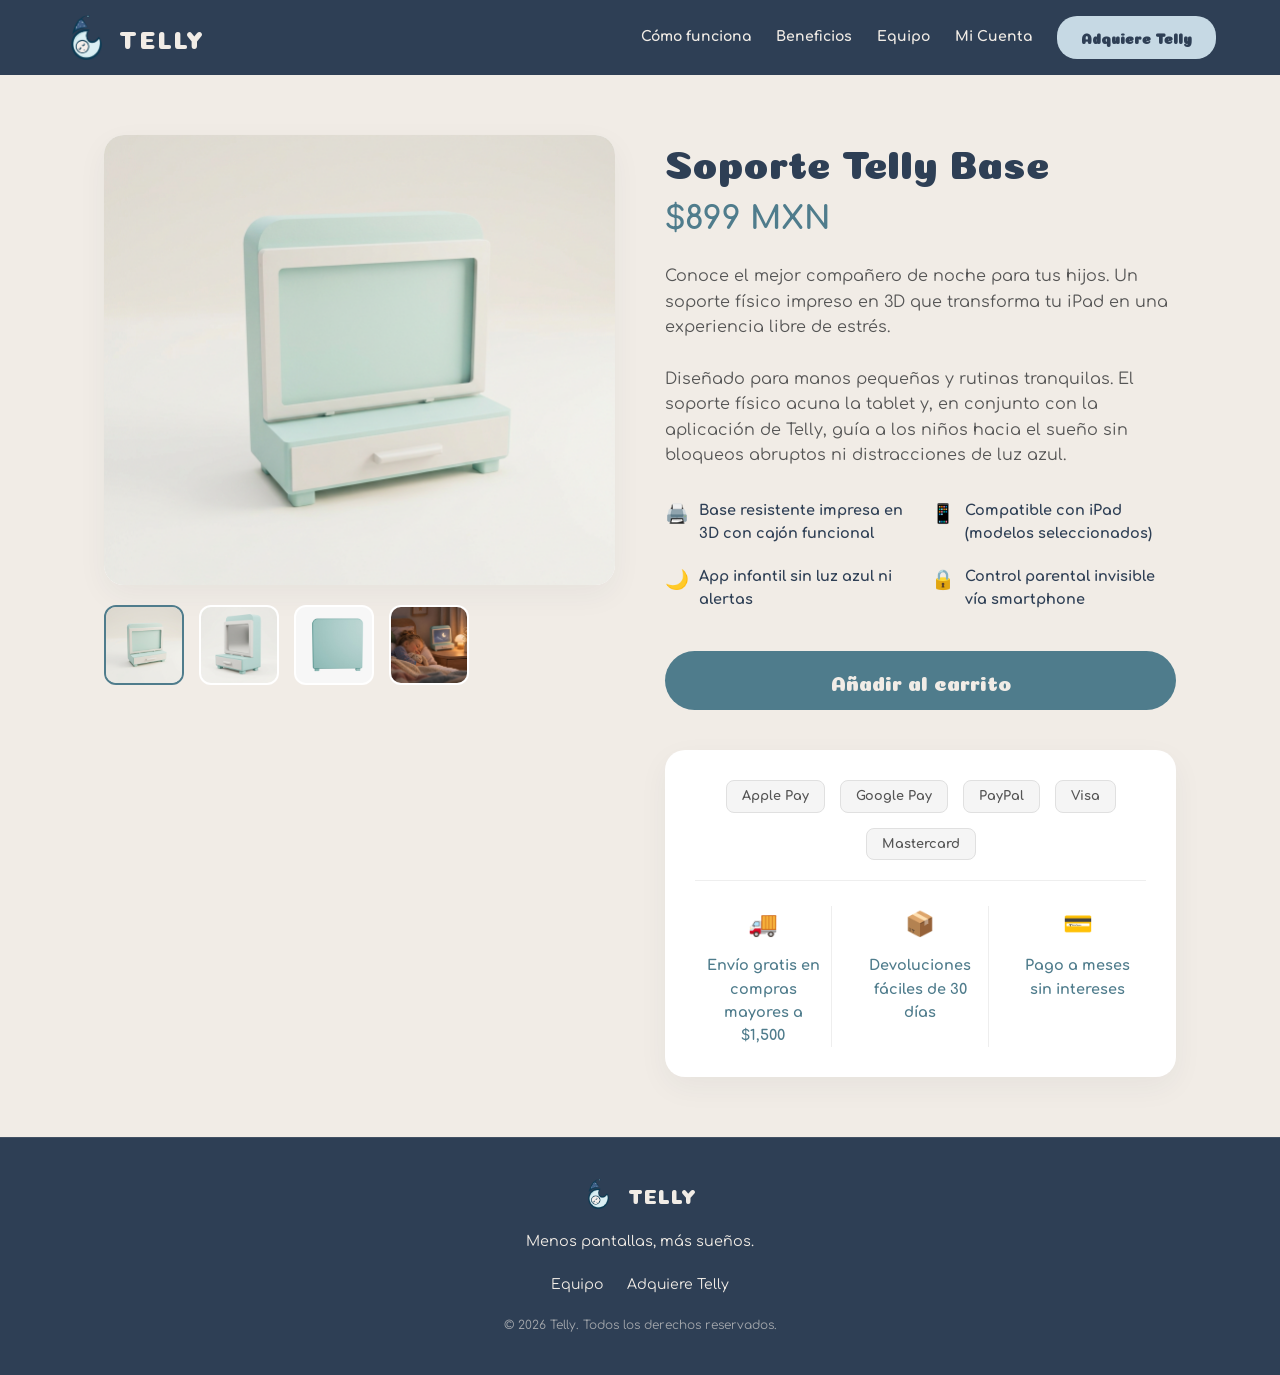
<file: compra.html>
<!DOCTYPE html>
<html lang="es">
<head>
    <meta charset="UTF-8">
    <meta name="viewport" content="width=device-width, initial-scale=1.0">
    <title>Adquiere Telly - Menos pantallas, más sueños</title>
    <link href="https://fonts.googleapis.com/css2?family=Coiny&family=Comfortaa:wght@400;600;700&display=swap" rel="stylesheet">
    <style>
        :root {
            --bg-dark: #2E3F55;
            --accent-blue: #C6D9E4;
            --card-blue: #4F7C8C;
            --text-light: #F1ECE6;
            --font-title: 'Coiny', cursive;
            --font-body: 'Comfortaa', sans-serif;
            --price-color: #E07A5F;
        }

        * { margin: 0; padding: 0; box-sizing: border-box; }
        body { font-family: var(--font-body); background-color: var(--text-light); color: var(--bg-dark); line-height: 1.6; display: flex; flex-direction: column; min-height: 100vh; }
        h1, h2, h3 { font-family: var(--font-title); font-weight: normal; }

        nav { background-color: var(--bg-dark); padding: 15px 5%; display: flex; justify-content: space-between; align-items: center; position: sticky; top: 0; z-index: 100; }
        .logo-container { display: flex; align-items: center; gap: 10px; text-decoration: none; }
        .nav-links { display: flex; align-items: center; }
        .nav-links a { color: var(--text-light); text-decoration: none; margin-left: 25px; font-weight: 700; font-size: 14px; transition: color 0.3s; }
        .nav-links a:hover { color: var(--accent-blue); }
        .btn-nav { background-color: var(--accent-blue); color: var(--bg-dark) !important; padding: 10px 24px; border-radius: 20px; font-family: var(--font-title); font-size: 16px; transition: transform 0.2s; }
        .btn-nav:hover { transform: scale(1.05); }

        .product-section { flex-grow: 1; padding: 60px 5%; max-width: 1200px; margin: 0 auto; width: 100%; }
        .product-container { display: flex; gap: 50px; align-items: flex-start; }
        
        .product-gallery { flex: 1; width: 100%; max-width: 600px; }
        .main-image { width: 100%; height: 450px; background-color: white; border-radius: 20px; display: flex; align-items: center; justify-content: center; overflow: hidden; box-shadow: 0 10px 30px rgba(46, 63, 85, 0.05); margin-bottom: 20px; }
        .main-image img { width: 100%; height: 100%; object-fit: cover; transition: opacity 0.2s ease-in-out; }
        .thumbnail-list { display: flex; gap: 15px; overflow-x: auto; padding-bottom: 10px; }
        .thumbnail { width: 80px; height: 80px; border-radius: 12px; background-color: white; cursor: pointer; border: 2px solid transparent; overflow: hidden; flex-shrink: 0; transition: border-color 0.2s, transform 0.2s; }
        .thumbnail:hover { transform: translateY(-2px); }
        .thumbnail.active { border-color: var(--card-blue); }
        .thumbnail img { width: 100%; height: 100%; object-fit: cover; }

        .product-details { flex: 1; display: flex; flex-direction: column; }
        .product-title { font-size: 2.5rem; color: var(--bg-dark); margin-bottom: 10px; line-height: 1.2; }
        .product-price { font-size: 2rem; color: var(--card-blue); font-weight: 700; margin-bottom: 20px; }
        .product-description { font-size: 1rem; color: #555; margin-bottom: 30px; line-height: 1.6; }
        .product-features { display: grid; grid-template-columns: 1fr 1fr; gap: 20px; margin-bottom: 40px; }
        .feature-item { display: flex; align-items: flex-start; gap: 10px; font-size: 0.9rem; color: var(--bg-dark); font-weight: 700; }
        .feature-icon { font-size: 1.2rem; }
        
        .add-to-cart-btn { background-color: var(--card-blue); color: var(--text-light); border: none; padding: 18px; border-radius: 30px; font-family: var(--font-title); font-size: 1.3rem; cursor: pointer; transition: background-color 0.3s, transform 0.2s; width: 100%; text-align: center; }
        .add-to-cart-btn:hover { background-color: var(--bg-dark); transform: translateY(-2px); }

        .trust-section { background-color: white; border-radius: 20px; padding: 30px; margin-top: 40px; box-shadow: 0 10px 30px rgba(46, 63, 85, 0.05); }
        .payment-methods { display: flex; justify-content: center; gap: 15px; margin-bottom: 25px; border-bottom: 1px solid #eee; padding-bottom: 20px; flex-wrap: wrap; }
        .payment-pill { background-color: #f5f5f5; padding: 5px 15px; border-radius: 8px; font-size: 0.8rem; font-weight: 700; color: #555; border: 1px solid #e0e0e0; }
        .trust-benefits { display: grid; grid-template-columns: repeat(3, 1fr); gap: 20px; text-align: center; }
        .trust-item { display: flex; flex-direction: column; align-items: center; gap: 10px; font-size: 0.9rem; color: var(--card-blue); font-weight: 700; padding: 0 10px; }
        .trust-item:not(:last-child) { border-right: 1px solid #eee; }

        footer { background-color: var(--bg-dark); color: var(--text-light); text-align: center; padding: 40px 5%; font-size: 0.9rem; border-top: 1px solid rgba(241, 236, 230, 0.1); }

        @media (max-width: 900px) { .product-container { flex-direction: column; } .product-gallery, .product-details { width: 100%; max-width: 100%; } }
        @media (max-width: 768px) { .nav-links { display: none; } .product-features { grid-template-columns: 1fr; } .trust-benefits { grid-template-columns: 1fr; } .trust-item:not(:last-child) { border-right: none; border-bottom: 1px solid #eee; padding-bottom: 15px; } .trust-item { padding: 15px 0 0 0; } }
    </style>
</head>
<body>
    <nav>
        <a href="index.html" class="logo-container">
            <img src="Imagenes/Isotipo Telly.png" alt="Isotipo Telly" style="object-fit: contain; width: 45px; height: 45px;">
            <span style="font-family: var(--font-title); font-size: 24px; color: var(--text-light); letter-spacing: 2px;">TELLY</span>
        </a>
        <div class="nav-links">
            <a href="index.html#como-funciona">Cómo funciona</a>
            <a href="index.html#beneficios">Beneficios</a>
            <a href="equipo.html">Equipo</a>
            <a href="cuenta.html">Mi Cuenta</a>
            <a href="compra.html" class="btn-nav">Adquiere Telly</a>
        </div>
    </nav>

    <section class="product-section">
        <div class="product-container">
            <!-- Izquierda: Galería -->
            <div class="product-gallery">
                <div class="main-image">
                    <!-- Imagen principal por defecto -->
                    <img id="main-product-image" src="Imagenes/RENDER_FRENTE.png" alt="Soporte Telly Frente">
                </div>
                
                <div class="thumbnail-list">
                    <!-- Cada miniatura tiene un data-image que guarda la ruta de la imagen que debe mostrar en grande -->
                    <div class="thumbnail active" data-image="Imagenes/RENDER_FRENTE.png">
                        <img src="Imagenes/RENDER_FRENTE.png" alt="Frente">
                    </div>
                    <div class="thumbnail" data-image="Imagenes/RENDER_TRES_CUARTOS.png">
                        <img src="Imagenes/RENDER_TRES_CUARTOS.png" alt="Tres cuartos">
                    </div>
                    <div class="thumbnail" data-image="Imagenes/RENDER_ATRAS.jpeg">
                        <img src="Imagenes/RENDER_ATRAS.jpeg" alt="Atras">
                    </div>
                    <div class="thumbnail" data-image="Imagenes/NIÑA_DORMIDA_RELAJADA.jpeg">
                        <img src="Imagenes/NIÑA_DORMIDA_RELAJADA.jpeg" alt="Lifestyle">
                    </div>
                </div>
            </div>

            <!-- Derecha: Detalles -->
            <div class="product-details">
                <h1 class="product-title">Soporte Telly Base</h1>
                <div class="product-price">$899 MXN</div>
                
                <p class="product-description">
                    Conoce el mejor compañero de noche para tus hijos. Un soporte físico impreso en 3D que transforma tu iPad en una experiencia libre de estrés. <br><br>
                    Diseñado para manos pequeñas y rutinas tranquilas. El soporte físico acuna la tablet y, en conjunto con la aplicación de Telly, guía a los niños hacia el sueño sin bloqueos abruptos ni distracciones de luz azul.
                </p>

                <div class="product-features">
                    <div class="feature-item">
                        <span class="feature-icon">🖨️</span>
                        <span>Base resistente impresa en 3D con cajón funcional</span>
                    </div>
                    <div class="feature-item">
                        <span class="feature-icon">📱</span>
                        <span>Compatible con iPad (modelos seleccionados)</span>
                    </div>
                    <div class="feature-item">
                        <span class="feature-icon">🌙</span>
                        <span>App infantil sin luz azul ni alertas</span>
                    </div>
                    <div class="feature-item">
                        <span class="feature-icon">🔒</span>
                        <span>Control parental invisible vía smartphone</span>
                    </div>
                </div>

                <button class="add-to-cart-btn">Añadir al carrito</button>

                <div class="trust-section">
                    <div class="payment-methods">
                        <span class="payment-pill">Apple Pay</span>
                        <span class="payment-pill">Google Pay</span>
                        <span class="payment-pill">PayPal</span>
                        <span class="payment-pill">Visa</span>
                        <span class="payment-pill">Mastercard</span>
                    </div>
                    <div class="trust-benefits">
                        <div class="trust-item">
                            <span style="font-size: 1.5rem;">🚚</span>
                            <span>Envío gratis en compras mayores a $1,500</span>
                        </div>
                        <div class="trust-item">
                            <span style="font-size: 1.5rem;">📦</span>
                            <span>Devoluciones fáciles de 30 días</span>
                        </div>
                        <div class="trust-item">
                            <span style="font-size: 1.5rem;">💳</span>
                            <span>Pago a meses sin intereses</span>
                        </div>
                    </div>
                </div>
            </div>
        </div>
    </section>

    <footer>
        <div style="margin-bottom: 20px;">
            <img src="Imagenes/Isotipo Telly.png" alt="Isotipo Telly" style="object-fit: contain; width: 30px; height: 30px; vertical-align: middle; margin-right: 10px;">
            <span style="font-family: var(--font-title); font-size: 20px; letter-spacing: 1px; vertical-align: middle;">TELLY</span>
        </div>
        <p>Menos pantallas, más sueños.</p>
        <div style="margin-top: 20px;">
            <a href="equipo.html" style="color: var(--text-light); text-decoration: none; margin: 0 10px; font-size: 14px;">Equipo</a>
            <a href="compra.html" style="color: var(--text-light); text-decoration: none; margin: 0 10px; font-size: 14px;">Adquiere Telly</a>
        </div>
        <p style="margin-top: 20px; opacity: 0.6; font-size: 12px;">© 2026 Telly. Todos los derechos reservados.</p>
    </footer>

    <!-- SCRIPT DE JAVASCRIPT PARA ANIMAR LA GALERÍA -->
    <script>
        document.addEventListener("DOMContentLoaded", function() {
            // Obtenemos la etiqueta <img> principal y todos los cuadros de las miniaturas
            const mainImage = document.getElementById("main-product-image");
            const thumbnails = document.querySelectorAll(".thumbnail");

            // Recorremos cada miniatura para agregarle la función de clic
            thumbnails.forEach(thumb => {
                thumb.addEventListener("click", function() {
                    
                    // 1. Quitar el borde azul (clase 'active') de todas las miniaturas
                    thumbnails.forEach(t => t.classList.remove("active"));
                    
                    // 2. Agregar el borde azul SOLO a la que acabamos de hacer clic
                    this.classList.add("active");
                    
                    // 3. Tomar la ruta de la imagen que está oculta en "data-image"
                    const newImageSrc = this.getAttribute("data-image");
                    
                    // 4. Cambiar la imagen grande con una transición suave
                    mainImage.style.opacity = 0; // Se desvanece
                    
                    setTimeout(() => {
                        mainImage.src = newImageSrc; // Cambia la foto
                        mainImage.style.opacity = 1; // Aparece suavemente la nueva
                    }, 150); // El cambio ocurre en 150 milisegundos
                });
            });
        });
    </script>
</body>
</html>
</file>
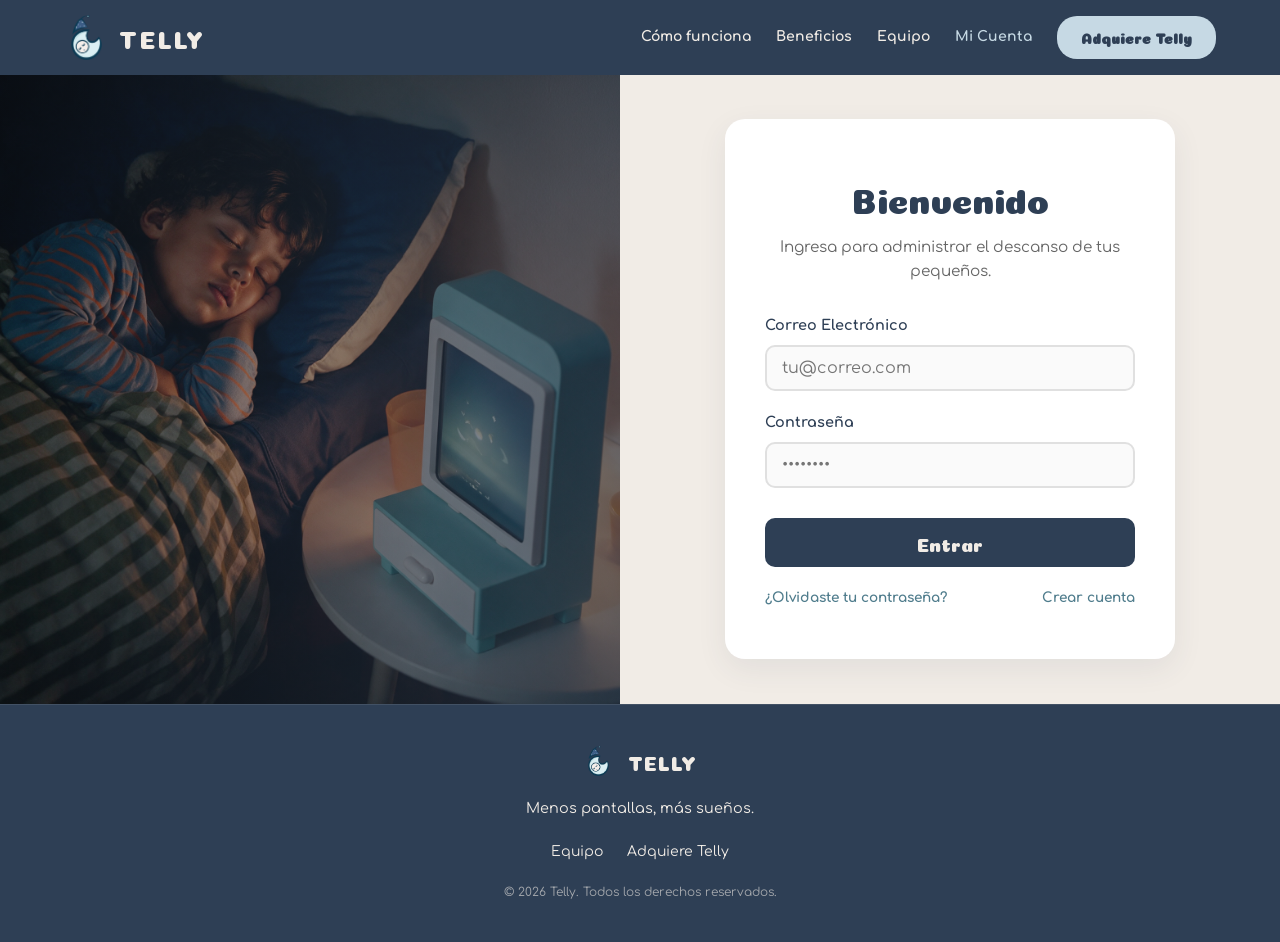
<file: cuenta.html>
<!DOCTYPE html>
<html lang="es">
<head>
    <meta charset="UTF-8">
    <meta name="viewport" content="width=device-width, initial-scale=1.0">
    <title>Mi Cuenta - Telly</title>
    <link href="https://fonts.googleapis.com/css2?family=Coiny&family=Comfortaa:wght@400;600;700&display=swap" rel="stylesheet">
    <style>
        :root {
            --bg-dark: #2E3F55;
            --accent-blue: #C6D9E4;
            --card-blue: #4F7C8C;
            --text-light: #F1ECE6;
            --font-title: 'Coiny', cursive;
            --font-body: 'Comfortaa', sans-serif;
        }

        * {
            margin: 0;
            padding: 0;
            box-sizing: border-box;
        }

        body {
            font-family: var(--font-body);
            background-color: var(--text-light);
            color: var(--bg-dark);
            line-height: 1.6;
            display: flex;
            flex-direction: column;
            min-height: 100vh;
        }

        h1, h2, h3 {
            font-family: var(--font-title);
            font-weight: normal;
        }

        /* --- Navbar --- */
        nav {
            background-color: var(--bg-dark);
            padding: 15px 5%;
            display: flex;
            justify-content: space-between;
            align-items: center;
            position: sticky;
            top: 0;
            z-index: 100;
        }
        
        .logo-container {
            display: flex;
            align-items: center;
            gap: 10px;
            text-decoration: none;
        }

        .nav-links {
            display: flex;
            align-items: center;
        }

        .nav-links a {
            color: var(--text-light);
            text-decoration: none;
            margin-left: 25px;
            font-weight: 700;
            font-size: 14px;
            transition: color 0.3s;
        }

        .nav-links a:hover {
            color: var(--accent-blue);
        }

        .btn-nav {
            background-color: var(--accent-blue);
            color: var(--bg-dark) !important;
            padding: 10px 24px;
            border-radius: 20px;
            font-family: var(--font-title);
            font-size: 16px;
            transition: transform 0.2s;
        }

        .btn-nav:hover {
            transform: scale(1.05);
        }

        /* --- Account Layout --- */
        .account-wrapper {
            flex-grow: 1;
            display: flex;
            background-color: var(--text-light);
        }

        .account-image-side {
            flex: 1;
            display: none; /* Oculto en móviles */
            position: relative;
        }

        .account-image-side img {
            width: 100%;
            height: 100%;
            object-fit: cover;
        }

        /* Capa de color semitransparente para unificar con la marca */
        .image-overlay {
            position: absolute;
            top: 0; left: 0; width: 100%; height: 100%;
            background: linear-gradient(to right, rgba(46, 63, 85, 0.2), rgba(46, 63, 85, 0.6));
        }

        .account-form-side {
            flex: 1;
            display: flex;
            flex-direction: column;
            justify-content: center;
            align-items: center;
            padding: 40px 20px;
        }

        .login-card {
            background-color: white;
            padding: 50px 40px;
            border-radius: 20px;
            box-shadow: 0 10px 30px rgba(46, 63, 85, 0.08);
            width: 100%;
            max-width: 450px;
            text-align: center;
        }

        .login-card h2 {
            color: var(--bg-dark);
            font-size: 2.2rem;
            margin-bottom: 10px;
        }

        .login-card p {
            color: #666;
            margin-bottom: 30px;
            font-size: 0.95rem;
        }

        .form-group {
            text-align: left;
            margin-bottom: 20px;
        }

        .form-group label {
            display: block;
            font-weight: 700;
            color: var(--bg-dark);
            margin-bottom: 8px;
            font-size: 0.9rem;
        }

        .form-group input {
            width: 100%;
            padding: 12px 15px;
            border: 2px solid #e0e0e0;
            border-radius: 10px;
            font-family: var(--font-body);
            font-size: 1rem;
            transition: border-color 0.3s;
            background-color: #fafafa;
        }

        .form-group input:focus {
            outline: none;
            border-color: var(--card-blue);
            background-color: white;
        }

        .btn-login {
            width: 100%;
            background-color: var(--bg-dark);
            color: var(--text-light);
            border: none;
            padding: 14px;
            border-radius: 10px;
            font-family: var(--font-title);
            font-size: 1.2rem;
            cursor: pointer;
            transition: background-color 0.3s, transform 0.2s;
            margin-top: 10px;
            text-decoration: none;
            display: inline-block;
        }

        .btn-login:hover {
            background-color: var(--card-blue);
            transform: translateY(-2px);
        }

        .login-links {
            margin-top: 20px;
            font-size: 0.85rem;
            display: flex;
            justify-content: space-between;
        }

        .login-links a {
            color: var(--card-blue);
            text-decoration: none;
            font-weight: 700;
            transition: color 0.2s;
        }

        .login-links a:hover {
            color: var(--bg-dark);
        }

        /* --- Footer --- */
        footer {
            background-color: var(--bg-dark);
            color: var(--text-light);
            text-align: center;
            padding: 40px 5%;
            font-size: 0.9rem;
            border-top: 1px solid rgba(241, 236, 230, 0.1);
        }

        /* Responsive */
        @media (min-width: 900px) {
            .account-image-side { display: block; }
        }
        @media (max-width: 768px) {
            .nav-links { display: none; }
        }
    </style>
</head>
<body>

    <!-- Navbar -->
    <nav>
        <a href="index.html" class="logo-container">
            <img src="Imagenes/Isotipo Telly.png" alt="Isotipo Telly" style="object-fit: contain; width: 45px; height: 45px;" onerror="this.onerror=null; this.src='Imagenes/Isotipo Telly.jpeg';">
            <span style="font-family: var(--font-title); font-size: 24px; color: var(--text-light); letter-spacing: 2px;">TELLY</span>
        </a>
        
        <div class="nav-links">
            <a href="index.html#como-funciona">Cómo funciona</a>
            <a href="index.html#beneficios">Beneficios</a>
            <a href="equipo.html">Equipo</a>
            <a href="cuenta.html" style="color: var(--accent-blue);">Mi Cuenta</a>
            <a href="compra.html" class="btn-nav">Adquiere Telly</a>
        </div>
    </nav>

    <!-- Layout Dividido (Imagen Izquierda / Formulario Derecha) -->
    <div class="account-wrapper">
        
        <!-- Imagen Lifestyle -->
        <div class="account-image-side">
            <!-- Capa oscura sutil -->
            <div class="image-overlay"></div>
            <!-- Failsafe extensiones -->
            <img src="Imagenes/NIÑO_DORMIDO_TELLY.png" alt="Niño durmiendo relajado con Telly" onerror="this.onerror=function(){this.onerror=null; this.src='Imagenes/NIÑO_DORMIDO_TELLY.jpg';}; this.src='Imagenes/NIÑO_DORMIDO_TELLY.jpeg';">
        </div>

        <!-- Formulario de Login -->
        <div class="account-form-side">
            <div class="login-card">
                <h2>Bienvenido</h2>
                <p>Ingresa para administrar el descanso de tus pequeños.</p>
                
                <form action="panel.html" method="GET">
                    <div class="form-group">
                        <label for="email">Correo Electrónico</label>
                        <input type="email" id="email" placeholder="tu@correo.com" required>
                    </div>
                    
                    <div class="form-group">
                        <label for="password">Contraseña</label>
                        <input type="password" id="password" placeholder="••••••••" required>
                    </div>
                    
                    <!-- Este botón simula el inicio de sesión y lleva al panel.html -->
                    <button type="submit" class="btn-login">Entrar</button>
                </form>

                <div class="login-links">
                    <a href="#">¿Olvidaste tu contraseña?</a>
                    <a href="#">Crear cuenta</a>
                </div>
            </div>
        </div>

    </div>

    <!-- Footer -->
    <footer>
        <div style="margin-bottom: 20px;">
            <img src="Imagenes/Isotipo Telly.png" alt="Isotipo Telly" style="object-fit: contain; width: 30px; height: 30px; vertical-align: middle; margin-right: 10px;" onerror="this.onerror=null; this.src='Imagenes/Isotipo Telly.jpeg';">
            <span style="font-family: var(--font-title); font-size: 20px; letter-spacing: 1px; vertical-align: middle;">TELLY</span>
        </div>
        <p>Menos pantallas, más sueños.</p>
        <div style="margin-top: 20px;">
            <a href="equipo.html" style="color: var(--text-light); text-decoration: none; margin: 0 10px; font-size: 14px;">Equipo</a>
            <a href="compra.html" style="color: var(--text-light); text-decoration: none; margin: 0 10px; font-size: 14px;">Adquiere Telly</a>
        </div>
        <p style="margin-top: 20px; opacity: 0.6; font-size: 12px;">© 2026 Telly. Todos los derechos reservados.</p>
    </footer>

</body>
</html>
</file>
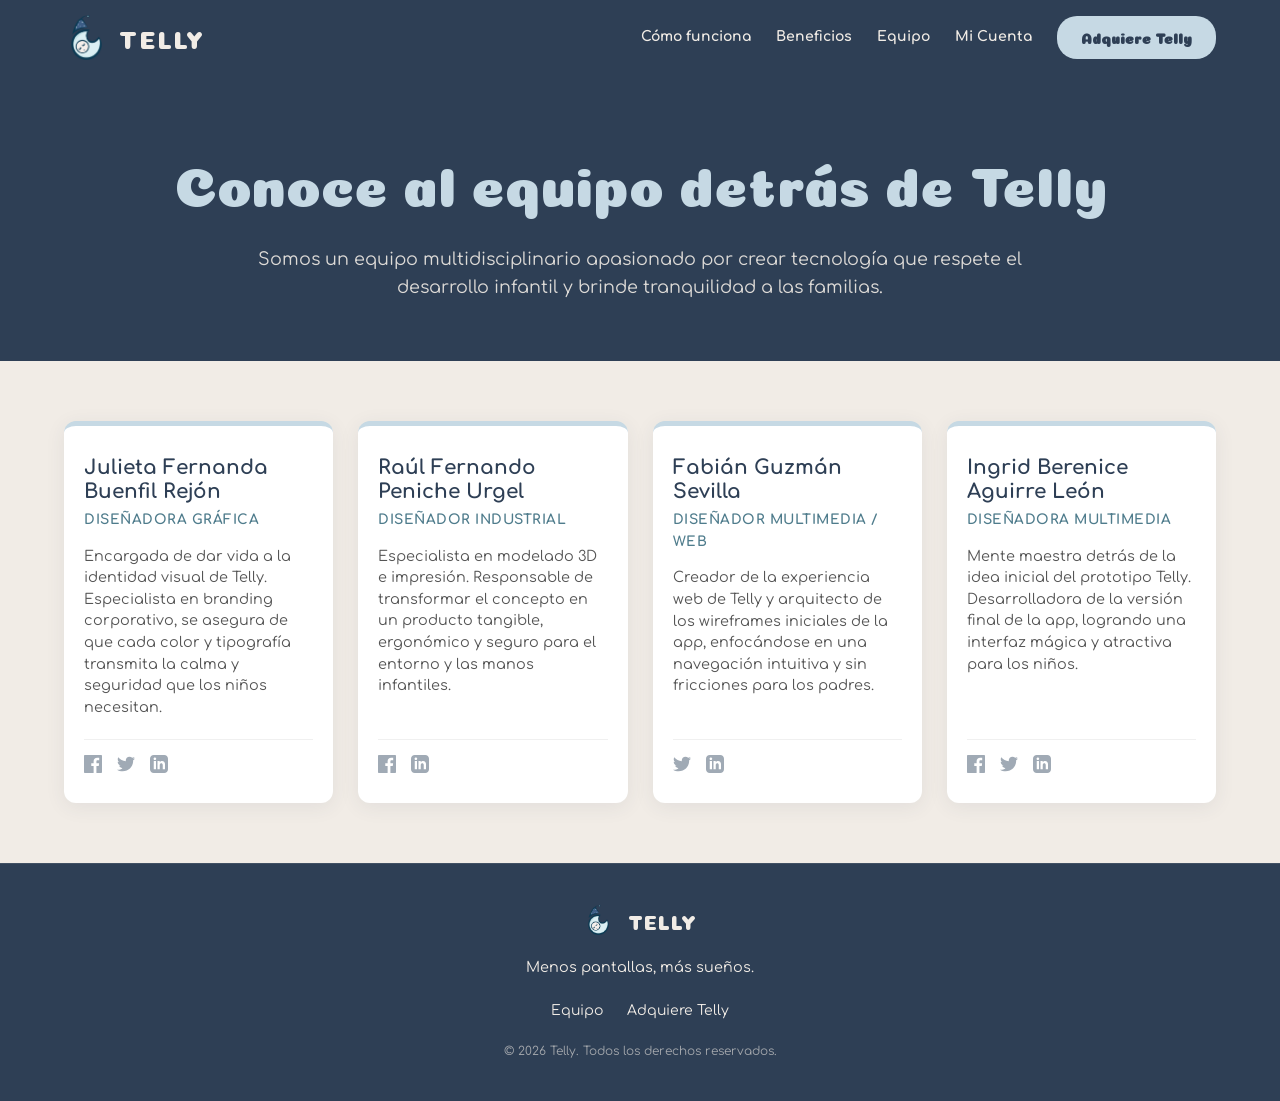
<file: equipo.html>
<!DOCTYPE html>
<html lang="es">
<head>
    <meta charset="UTF-8">
    <meta name="viewport" content="width=device-width, initial-scale=1.0">
    <title>Equipo - Telly</title>
    <link href="https://fonts.googleapis.com/css2?family=Coiny&family=Comfortaa:wght@400;600;700&display=swap" rel="stylesheet">
    <style>
        :root {
            --bg-dark: #2E3F55;
            --accent-blue: #C6D9E4;
            --card-blue: #4F7C8C;
            --text-light: #F1ECE6;
            --font-title: 'Coiny', cursive;
            --font-body: 'Comfortaa', sans-serif;
        }

        * {
            margin: 0;
            padding: 0;
            box-sizing: border-box;
        }

        body {
            font-family: var(--font-body);
            background-color: var(--text-light);
            color: var(--bg-dark);
            line-height: 1.6;
        }

        h1, h2, h3 {
            font-family: var(--font-title);
            font-weight: normal;
        }

        /* --- Navbar --- */
        nav {
            background-color: var(--bg-dark);
            padding: 15px 5%;
            display: flex;
            justify-content: space-between;
            align-items: center;
            position: sticky;
            top: 0;
            z-index: 100;
        }
        
        .logo-container {
            display: flex;
            align-items: center;
            gap: 10px;
            text-decoration: none;
        }

        .nav-links {
            display: flex;
            align-items: center;
        }

        .nav-links a {
            color: var(--text-light);
            text-decoration: none;
            margin-left: 25px;
            font-weight: 700;
            font-size: 14px;
            transition: color 0.3s;
        }

        .nav-links a:hover {
            color: var(--accent-blue);
        }

        .btn-nav {
            background-color: var(--accent-blue);
            color: var(--bg-dark) !important;
            padding: 10px 24px;
            border-radius: 20px;
            font-family: var(--font-title);
            font-size: 16px;
            transition: transform 0.2s;
        }

        .btn-nav:hover {
            transform: scale(1.05);
        }

        /* --- Hero Section Equipo --- */
        .hero-team {
            background-color: var(--bg-dark);
            color: var(--text-light);
            padding: 60px 5%;
            text-align: center;
        }

        .hero-team h1 {
            font-size: 3.5rem;
            margin-bottom: 20px;
            color: var(--accent-blue);
        }

        .hero-team p {
            font-size: 1.1rem;
            max-width: 800px;
            margin: 0 auto;
            opacity: 0.9;
        }

        /* --- Perfiles del Equipo --- */
        .team-section {
            padding: 60px 5%;
            background-color: var(--text-light);
        }

        .team-grid {
            display: grid;
            grid-template-columns: repeat(4, 1fr);
            gap: 25px;
            max-width: 1200px;
            margin: 0 auto;
        }

        .team-card {
            background-color: white;
            border-radius: 12px;
            overflow: hidden;
            box-shadow: 0 4px 20px rgba(46, 63, 85, 0.08);
            display: flex;
            flex-direction: column;
            text-align: left;
            transition: transform 0.3s;
            border-top: 5px solid var(--accent-blue);
        }

        .team-card:hover {
            transform: translateY(-5px);
        }

        .team-card-content {
            padding: 30px 20px;
            display: flex;
            flex-direction: column;
            flex-grow: 1;
        }

        .team-card h3 {
            font-size: 1.25rem;
            color: var(--bg-dark);
            margin-bottom: 5px;
            line-height: 1.2;
            font-family: var(--font-body);
            font-weight: 700;
        }

        .team-role {
            font-size: 0.85rem;
            color: var(--card-blue);
            font-weight: 700;
            margin-bottom: 15px;
            text-transform: uppercase;
            letter-spacing: 0.5px;
        }

        .team-bio {
            font-size: 0.9rem;
            color: #555;
            line-height: 1.5;
            margin-bottom: 20px;
            flex-grow: 1;
        }

        .team-social {
            display: flex;
            gap: 15px;
            border-top: 1px solid #f0f0f0;
            padding-top: 15px;
        }

        .team-social svg {
            width: 18px;
            height: 18px;
            fill: #a0aab5;
            cursor: pointer;
            transition: fill 0.2s;
        }

        .team-social svg:hover {
            fill: var(--card-blue);
        }

        /* --- Footer --- */
        footer {
            background-color: var(--bg-dark);
            color: var(--text-light);
            text-align: center;
            padding: 40px 5%;
            font-size: 0.9rem;
            border-top: 1px solid rgba(241, 236, 230, 0.1);
        }

        /* Responsive */
        @media (max-width: 1024px) {
            .team-grid { grid-template-columns: repeat(2, 1fr); }
            .nav-links { display: none; }
        }
        @media (max-width: 600px) {
            .team-grid { grid-template-columns: 1fr; }
            .hero-team h1 { font-size: 2.5rem; }
        }
    </style>
</head>
<body>

    <!-- Navbar -->
    <nav>
        <a href="index.html" class="logo-container">
            <img src="Imagenes/Isotipo Telly.png" alt="Isotipo Telly" style="object-fit: contain; width: 45px; height: 45px;" onerror="this.onerror=null; this.src='Imagenes/Isotipo Telly.jpeg';">
            <span style="font-family: var(--font-title); font-size: 24px; color: var(--text-light); letter-spacing: 2px;">TELLY</span>
        </a>
        
        <div class="nav-links">
            <a href="index.html#como-funciona">Cómo funciona</a>
            <a href="index.html#beneficios">Beneficios</a>
            <a href="equipo.html">Equipo</a>
            <a href="cuenta.html">Mi Cuenta</a>
            <a href="compra.html" class="btn-nav">Adquiere Telly</a>
        </div>
    </nav>

    <!-- Hero Equipo -->
    <section class="hero-team">
        <h1>Conoce al equipo detrás de Telly</h1>
        <p>Somos un equipo multidisciplinario apasionado por crear tecnología que respete el desarrollo infantil y brinde tranquilidad a las familias.</p>
    </section>

    <!-- Perfiles del Equipo -->
    <section class="team-section">
        <div class="team-grid">
            
            <!-- Miembro 1: Julieta -->
            <div class="team-card">
                <div class="team-card-content">
                    <h3>Julieta Fernanda Buenfil Rejón</h3>
                    <div class="team-role">Diseñadora Gráfica</div>
                    <p class="team-bio">Encargada de dar vida a la identidad visual de Telly. Especialista en branding corporativo, se asegura de que cada color y tipografía transmita la calma y seguridad que los niños necesitan.</p>
                    <div class="team-social">
                        <svg viewBox="0 0 24 24"><path d="M22.675 0h-21.35c-.732 0-1.325.593-1.325 1.325v21.351c0 .731.593 1.324 1.325 1.324h11.495v-9.294h-3.128v-3.622h3.128v-2.671c0-3.1 1.893-4.788 4.659-4.788 1.325 0 2.463.099 2.795.143v3.24l-1.918.001c-1.504 0-1.795.715-1.795 1.763v2.312h3.587l-.467 3.622h-3.12v9.293h6.116c.73 0 1.323-.593 1.323-1.325v-21.35c0-.732-.593-1.325-1.325-1.325z"/></svg>
                        <svg viewBox="0 0 24 24"><path d="M24 4.557c-.883.392-1.832.656-2.828.775 1.017-.609 1.798-1.574 2.165-2.724-.951.564-2.005.974-3.127 1.195-.897-.957-2.178-1.555-3.594-1.555-3.179 0-5.515 2.966-4.797 6.045-4.091-.205-7.719-2.165-10.148-5.144-1.29 2.213-.669 5.108 1.523 6.574-.806-.026-1.566-.247-2.229-.616-.054 2.281 1.581 4.415 3.949 4.89-.693.188-1.452.232-2.224.084.626 1.956 2.444 3.379 4.6 3.419-2.07 1.623-4.678 2.348-7.29 2.04 2.179 1.397 4.768 2.212 7.548 2.212 9.142 0 14.307-7.721 13.995-14.646.962-.695 1.797-1.562 2.457-2.549z"/></svg>
                        <svg viewBox="0 0 24 24"><path d="M19 0h-14c-2.761 0-5 2.239-5 5v14c0 2.761 2.239 5 5 5h14c2.762 0 5-2.239 5-5v-14c0-2.761-2.238-5-5-5zm-11 19h-3v-11h3v11zm-1.5-12.268c-.966 0-1.75-.79-1.75-1.764s.784-1.764 1.75-1.764 1.75.79 1.75 1.764-.783 1.764-1.75 1.764zm13.5 12.268h-3v-5.604c0-3.368-4-3.113-4 0v5.604h-3v-11h3v1.765c1.396-2.586 7-2.777 7 2.476v6.759z"/></svg>
                    </div>
                </div>
            </div>

            <!-- Miembro 2: Raúl -->
            <div class="team-card">
                <div class="team-card-content">
                    <h3>Raúl Fernando Peniche Urgel</h3>
                    <div class="team-role">Diseñador Industrial</div>
                    <p class="team-bio">Especialista en modelado 3D e impresión. Responsable de transformar el concepto en un producto tangible, ergonómico y seguro para el entorno y las manos infantiles.</p>
                    <div class="team-social">
                        <svg viewBox="0 0 24 24"><path d="M22.675 0h-21.35c-.732 0-1.325.593-1.325 1.325v21.351c0 .731.593 1.324 1.325 1.324h11.495v-9.294h-3.128v-3.622h3.128v-2.671c0-3.1 1.893-4.788 4.659-4.788 1.325 0 2.463.099 2.795.143v3.24l-1.918.001c-1.504 0-1.795.715-1.795 1.763v2.312h3.587l-.467 3.622h-3.12v9.293h6.116c.73 0 1.323-.593 1.323-1.325v-21.35c0-.732-.593-1.325-1.325-1.325z"/></svg>
                        <svg viewBox="0 0 24 24"><path d="M19 0h-14c-2.761 0-5 2.239-5 5v14c0 2.761 2.239 5 5 5h14c2.762 0 5-2.239 5-5v-14c0-2.761-2.238-5-5-5zm-11 19h-3v-11h3v11zm-1.5-12.268c-.966 0-1.75-.79-1.75-1.764s.784-1.764 1.75-1.764 1.75.79 1.75 1.764-.783 1.764-1.75 1.764zm13.5 12.268h-3v-5.604c0-3.368-4-3.113-4 0v5.604h-3v-11h3v1.765c1.396-2.586 7-2.777 7 2.476v6.759z"/></svg>
                    </div>
                </div>
            </div>

            <!-- Miembro 3: Fabián -->
            <div class="team-card">
                <div class="team-card-content">
                    <h3>Fabián Guzmán Sevilla</h3>
                    <div class="team-role">Diseñador Multimedia / Web</div>
                    <p class="team-bio">Creador de la experiencia web de Telly y arquitecto de los wireframes iniciales de la app, enfocándose en una navegación intuitiva y sin fricciones para los padres.</p>
                    <div class="team-social">
                        <svg viewBox="0 0 24 24"><path d="M24 4.557c-.883.392-1.832.656-2.828.775 1.017-.609 1.798-1.574 2.165-2.724-.951.564-2.005.974-3.127 1.195-.897-.957-2.178-1.555-3.594-1.555-3.179 0-5.515 2.966-4.797 6.045-4.091-.205-7.719-2.165-10.148-5.144-1.29 2.213-.669 5.108 1.523 6.574-.806-.026-1.566-.247-2.229-.616-.054 2.281 1.581 4.415 3.949 4.89-.693.188-1.452.232-2.224.084.626 1.956 2.444 3.379 4.6 3.419-2.07 1.623-4.678 2.348-7.29 2.04 2.179 1.397 4.768 2.212 7.548 2.212 9.142 0 14.307-7.721 13.995-14.646.962-.695 1.797-1.562 2.457-2.549z"/></svg>
                        <svg viewBox="0 0 24 24"><path d="M19 0h-14c-2.761 0-5 2.239-5 5v14c0 2.761 2.239 5 5 5h14c2.762 0 5-2.239 5-5v-14c0-2.761-2.238-5-5-5zm-11 19h-3v-11h3v11zm-1.5-12.268c-.966 0-1.75-.79-1.75-1.764s.784-1.764 1.75-1.764 1.75.79 1.75 1.764-.783 1.764-1.75 1.764zm13.5 12.268h-3v-5.604c0-3.368-4-3.113-4 0v5.604h-3v-11h3v1.765c1.396-2.586 7-2.777 7 2.476v6.759z"/></svg>
                    </div>
                </div>
            </div>

            <!-- Miembro 4: Ingrid -->
            <div class="team-card">
                <div class="team-card-content">
                    <h3>Ingrid Berenice Aguirre León</h3>
                    <div class="team-role">Diseñadora Multimedia</div>
                    <p class="team-bio">Mente maestra detrás de la idea inicial del prototipo Telly. Desarrolladora de la versión final de la app, logrando una interfaz mágica y atractiva para los niños.</p>
                    <div class="team-social">
                        <svg viewBox="0 0 24 24"><path d="M22.675 0h-21.35c-.732 0-1.325.593-1.325 1.325v21.351c0 .731.593 1.324 1.325 1.324h11.495v-9.294h-3.128v-3.622h3.128v-2.671c0-3.1 1.893-4.788 4.659-4.788 1.325 0 2.463.099 2.795.143v3.24l-1.918.001c-1.504 0-1.795.715-1.795 1.763v2.312h3.587l-.467 3.622h-3.12v9.293h6.116c.73 0 1.323-.593 1.323-1.325v-21.35c0-.732-.593-1.325-1.325-1.325z"/></svg>
                        <svg viewBox="0 0 24 24"><path d="M24 4.557c-.883.392-1.832.656-2.828.775 1.017-.609 1.798-1.574 2.165-2.724-.951.564-2.005.974-3.127 1.195-.897-.957-2.178-1.555-3.594-1.555-3.179 0-5.515 2.966-4.797 6.045-4.091-.205-7.719-2.165-10.148-5.144-1.29 2.213-.669 5.108 1.523 6.574-.806-.026-1.566-.247-2.229-.616-.054 2.281 1.581 4.415 3.949 4.89-.693.188-1.452.232-2.224.084.626 1.956 2.444 3.379 4.6 3.419-2.07 1.623-4.678 2.348-7.29 2.04 2.179 1.397 4.768 2.212 7.548 2.212 9.142 0 14.307-7.721 13.995-14.646.962-.695 1.797-1.562 2.457-2.549z"/></svg>
                        <svg viewBox="0 0 24 24"><path d="M19 0h-14c-2.761 0-5 2.239-5 5v14c0 2.761 2.239 5 5 5h14c2.762 0 5-2.239 5-5v-14c0-2.761-2.238-5-5-5zm-11 19h-3v-11h3v11zm-1.5-12.268c-.966 0-1.75-.79-1.75-1.764s.784-1.764 1.75-1.764 1.75.79 1.75 1.764-.783 1.764-1.75 1.764zm13.5 12.268h-3v-5.604c0-3.368-4-3.113-4 0v5.604h-3v-11h3v1.765c1.396-2.586 7-2.777 7 2.476v6.759z"/></svg>
                    </div>
                </div>
            </div>

        </div>
    </section>

    <!-- Footer -->
    <footer>
        <div style="margin-bottom: 20px;">
            <img src="Imagenes/Isotipo Telly.png" alt="Isotipo Telly" style="object-fit: contain; width: 30px; height: 30px; vertical-align: middle; margin-right: 10px;" onerror="this.onerror=null; this.src='Imagenes/Isotipo Telly.jpeg';">
            <span style="font-family: var(--font-title); font-size: 20px; letter-spacing: 1px; vertical-align: middle;">TELLY</span>
        </div>
        <p>Menos pantallas, más sueños.</p>
        <div style="margin-top: 20px;">
            <a href="equipo.html" style="color: var(--text-light); text-decoration: none; margin: 0 10px; font-size: 14px;">Equipo</a>
            <a href="compra.html" style="color: var(--text-light); text-decoration: none; margin: 0 10px; font-size: 14px;">Adquiere Telly</a>
        </div>
        <p style="margin-top: 20px; opacity: 0.6; font-size: 12px;">© 2026 Telly. Todos los derechos reservados.</p>
    </footer>
</body>
</html>
</file>
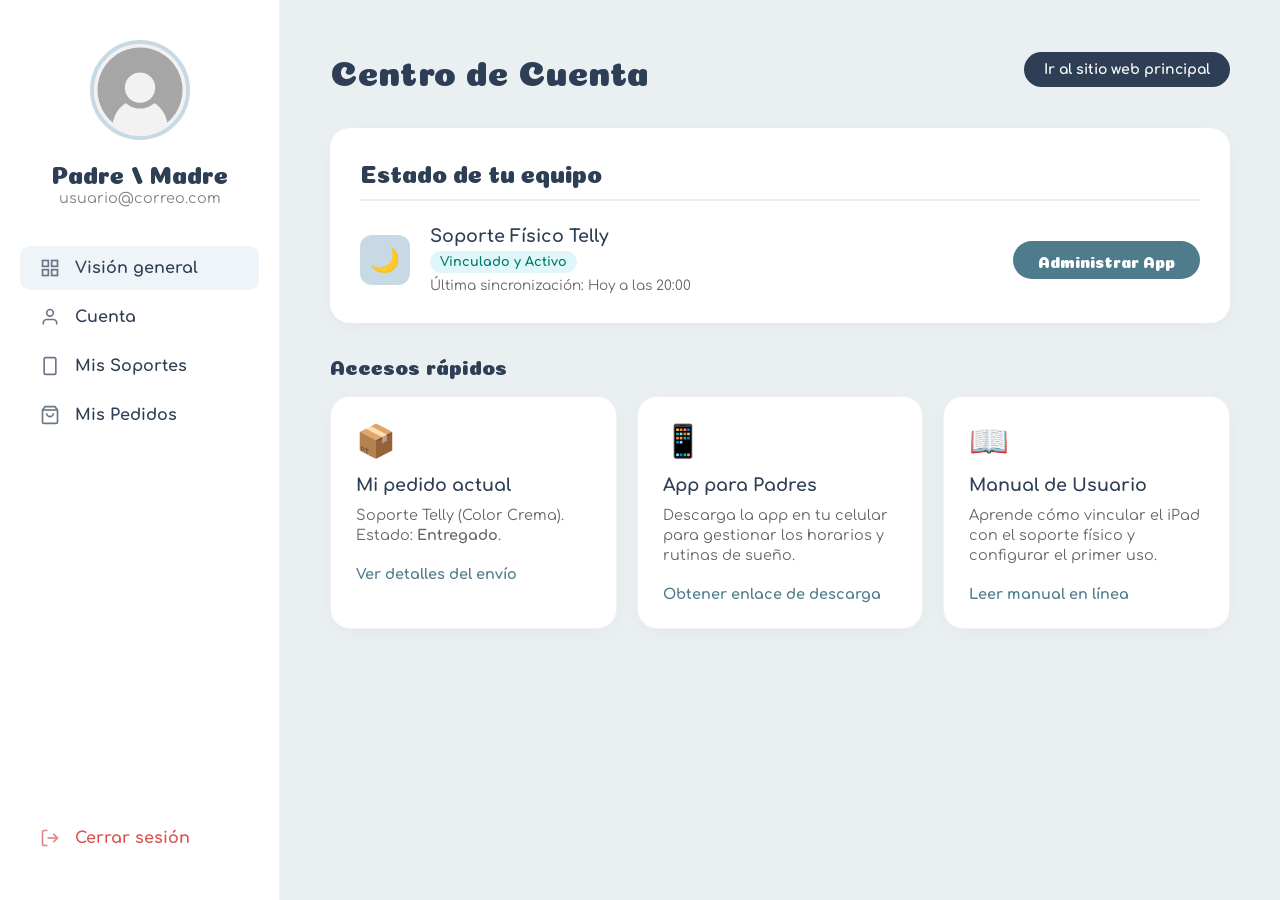
<file: panel.html>
<!DOCTYPE html>
<html lang="es">
<head>
    <meta charset="UTF-8">
    <meta name="viewport" content="width=device-width, initial-scale=1.0">
    <title>Panel de Control - Telly</title>
    <link href="https://fonts.googleapis.com/css2?family=Coiny&family=Comfortaa:wght@400;600;700&display=swap" rel="stylesheet">
    <style>
        :root {
            --bg-dark: #2E3F55;
            --accent-blue: #C6D9E4;
            --card-blue: #4F7C8C;
            --text-light: #F1ECE6;
            --font-title: 'Coiny', cursive;
            --font-body: 'Comfortaa', sans-serif;
            --bg-panel: #EAEFF2; /* Un gris muy suave con toque azul para el fondo del panel */
        }

        * { margin: 0; padding: 0; box-sizing: border-box; }
        body { font-family: var(--font-body); background-color: var(--bg-panel); color: var(--bg-dark); }
        h1, h2, h3 { font-family: var(--font-title); font-weight: normal; }

        .dashboard-layout { display: flex; min-height: 100vh; }

        /* --- Barra Lateral (Sidebar) --- */
        .sidebar { width: 280px; background-color: #FFFFFF; padding: 40px 20px; border-right: 1px solid rgba(0,0,0,0.05); display: flex; flex-direction: column; }
        
        .profile-section { text-align: center; margin-bottom: 40px; }
        .profile-img { width: 100px; height: 100px; border-radius: 50%; object-fit: cover; border: 4px solid var(--accent-blue); margin-bottom: 15px; background-color: var(--text-light); }
        .profile-name { font-size: 1.5rem; color: var(--bg-dark); margin-bottom: 5px; }
        .profile-email { font-size: 0.9rem; color: #666; opacity: 0.8; }

        .nav-menu { list-style: none; display: flex; flex-direction: column; gap: 5px; }
        .nav-menu li a { display: flex; align-items: center; gap: 15px; padding: 12px 20px; color: var(--bg-dark); text-decoration: none; font-weight: 700; border-radius: 10px; transition: background 0.2s, color 0.2s; }
        .nav-menu li a:hover, .nav-menu li a.active { background-color: rgba(198, 217, 228, 0.3); color: var(--bg-dark); }
        .nav-icon { width: 20px; height: 20px; opacity: 0.7; }
        
        .logout-btn { margin-top: auto; display: flex; align-items: center; gap: 15px; padding: 12px 20px; color: #d9534f; text-decoration: none; font-weight: 700; transition: opacity 0.2s; }
        .logout-btn:hover { opacity: 0.7; }

        /* --- Área Principal --- */
        .main-content { flex: 1; padding: 50px; overflow-y: auto; }
        .main-header { display: flex; justify-content: space-between; align-items: center; margin-bottom: 40px; }
        .main-header h1 { font-size: 2.2rem; }
        
        /* Botón de volver al inicio */
        .btn-home { background-color: var(--bg-dark); color: white; padding: 10px 20px; border-radius: 20px; text-decoration: none; font-weight: 700; font-size: 14px; display: flex; align-items: center; gap: 8px; }

        /* Tarjetas */
        .card { background-color: #FFFFFF; border-radius: 20px; padding: 30px; margin-bottom: 30px; box-shadow: 0 5px 20px rgba(0,0,0,0.03); }
        .card h2 { font-size: 1.5rem; margin-bottom: 25px; border-bottom: 2px solid var(--bg-panel); padding-bottom: 15px; }

        /* Tarjeta Superior: Estado */
        .status-row { display: flex; justify-content: space-between; align-items: center; }
        .status-info { display: flex; align-items: center; gap: 20px; }
        .status-icon { width: 50px; height: 50px; background-color: var(--accent-blue); border-radius: 12px; display: flex; justify-content: center; align-items: center; font-size: 24px; }
        .status-text h3 { font-family: var(--font-body); font-weight: 700; font-size: 1.1rem; margin-bottom: 5px; }
        .status-badge { display: inline-block; background-color: #e0f7fa; color: #00796b; padding: 4px 10px; border-radius: 12px; font-size: 0.8rem; font-weight: 700; }
        
        .btn-action { background-color: var(--card-blue); color: white; border: none; padding: 10px 25px; border-radius: 20px; font-family: var(--font-title); font-size: 1rem; cursor: pointer; transition: opacity 0.2s; text-decoration: none; }
        .btn-action:hover { opacity: 0.8; }

        /* Cuadrícula Inferior */
        .grid-cards { display: grid; grid-template-columns: repeat(auto-fit, minmax(280px, 1fr)); gap: 20px; }
        .mini-card { background-color: #FFFFFF; border-radius: 20px; padding: 25px; box-shadow: 0 5px 20px rgba(0,0,0,0.03); border: 1px solid rgba(0,0,0,0.05); }
        .mini-card-icon { font-size: 2rem; margin-bottom: 15px; }
        .mini-card h3 { font-family: var(--font-body); font-weight: 700; font-size: 1.1rem; margin-bottom: 10px; }
        .mini-card p { font-size: 0.9rem; color: #666; margin-bottom: 20px; line-height: 1.4; }
        .link-action { color: var(--card-blue); text-decoration: none; font-weight: 700; font-size: 0.9rem; }
        .link-action:hover { text-decoration: underline; }

        /* Responsive */
        @media (max-width: 900px) {
            .dashboard-layout { flex-direction: column; }
            .sidebar { width: 100%; padding: 20px; border-right: none; border-bottom: 1px solid rgba(0,0,0,0.05); flex-direction: row; align-items: center; justify-content: space-between; flex-wrap: wrap; }
            .profile-section { margin-bottom: 0; display: flex; align-items: center; gap: 15px; text-align: left; }
            .profile-img { width: 60px; height: 60px; margin-bottom: 0; }
            .nav-menu { flex-direction: row; width: 100%; margin-top: 20px; overflow-x: auto; }
            .nav-menu li a { padding: 10px; white-space: nowrap; }
            .logout-btn { display: none; /* Oculto en móvil para simplificar, se pondría en el menú */ }
            .main-content { padding: 20px; }
            .status-row { flex-direction: column; align-items: flex-start; gap: 20px; }
            .btn-action { width: 100%; text-align: center; }
        }
    </style>
</head>
<body>

    <div class="dashboard-layout">
        
        <!-- BARRA LATERAL -->
        <aside class="sidebar">
            <div class="profile-section">
                <!-- Usando la imagen que especificaste -->
                <img src="Imagenes/Foto_Perfil.jpg" alt="Foto de Perfil" class="profile-img">
                <h2 class="profile-name">Padre / Madre</h2>
                <p class="profile-email">usuario@correo.com</p>
            </div>

            <ul class="nav-menu">
                <li><a href="#" class="active">
                    <svg class="nav-icon" viewBox="0 0 24 24" fill="none" stroke="currentColor" stroke-width="2"><rect x="3" y="3" width="7" height="7"></rect><rect x="14" y="3" width="7" height="7"></rect><rect x="14" y="14" width="7" height="7"></rect><rect x="3" y="14" width="7" height="7"></rect></svg>
                    Visión general
                </a></li>
                <li><a href="#">
                    <svg class="nav-icon" viewBox="0 0 24 24" fill="none" stroke="currentColor" stroke-width="2"><path d="M20 21v-2a4 4 0 0 0-4-4H8a4 4 0 0 0-4 4v2"></path><circle cx="12" cy="7" r="4"></circle></svg>
                    Cuenta
                </a></li>
                <li><a href="#">
                    <svg class="nav-icon" viewBox="0 0 24 24" fill="none" stroke="currentColor" stroke-width="2"><rect x="5" y="2" width="14" height="20" rx="2" ry="2"></rect><line x1="12" y1="18" x2="12.01" y2="18"></line></svg>
                    Mis Soportes
                </a></li>
                <li><a href="#">
                    <svg class="nav-icon" viewBox="0 0 24 24" fill="none" stroke="currentColor" stroke-width="2"><path d="M6 2L3 6v14a2 2 0 0 0 2 2h14a2 2 0 0 0 2-2V6l-3-4z"></path><line x1="3" y1="6" x2="21" y2="6"></line><path d="M16 10a4 4 0 0 1-8 0"></path></svg>
                    Mis Pedidos
                </a></li>
            </ul>

            <a href="index.html" class="logout-btn">
                <svg class="nav-icon" viewBox="0 0 24 24" fill="none" stroke="currentColor" stroke-width="2"><path d="M9 21H5a2 2 0 0 1-2-2V5a2 2 0 0 1 2-2h4"></path><polyline points="16 17 21 12 16 7"></polyline><line x1="21" y1="12" x2="9" y2="12"></line></svg>
                Cerrar sesión
            </a>
        </aside>

        <!-- ÁREA PRINCIPAL -->
        <main class="main-content">
            <div class="main-header">
                <h1>Centro de Cuenta</h1>
                <a href="index.html" class="btn-home">Ir al sitio web principal</a>
            </div>

            <!-- Tarjeta 1: Estado del Producto -->
            <section class="card">
                <h2>Estado de tu equipo</h2>
                <div class="status-row">
                    <div class="status-info">
                        <div class="status-icon">🌙</div>
                        <div class="status-text">
                            <h3>Soporte Físico Telly</h3>
                            <span class="status-badge">Vinculado y Activo</span>
                            <p style="font-size: 0.85rem; color: #666; margin-top: 5px;">Última sincronización: Hoy a las 20:00</p>
                        </div>
                    </div>
                    <a href="#" class="btn-action">Administrar App</a>
                </div>
            </section>

            <!-- Tarjetas 2: Accesos Rápidos -->
            <h2 style="font-size: 1.3rem; margin-bottom: 20px; color: var(--bg-dark);">Accesos rápidos</h2>
            <div class="grid-cards">
                
                <div class="mini-card">
                    <div class="mini-card-icon">📦</div>
                    <h3>Mi pedido actual</h3>
                    <p>Soporte Telly (Color Crema).<br>Estado: <strong>Entregado</strong>.</p>
                    <a href="#" class="link-action">Ver detalles del envío</a>
                </div>

                <div class="mini-card">
                    <div class="mini-card-icon">📱</div>
                    <h3>App para Padres</h3>
                    <p>Descarga la app en tu celular para gestionar los horarios y rutinas de sueño.</p>
                    <a href="#" class="link-action">Obtener enlace de descarga</a>
                </div>

                <div class="mini-card">
                    <div class="mini-card-icon">📖</div>
                    <h3>Manual de Usuario</h3>
                    <p>Aprende cómo vincular el iPad con el soporte físico y configurar el primer uso.</p>
                    <a href="#" class="link-action">Leer manual en línea</a>
                </div>

            </div>
        </main>

    </div>

</body>
</html>
</file>
